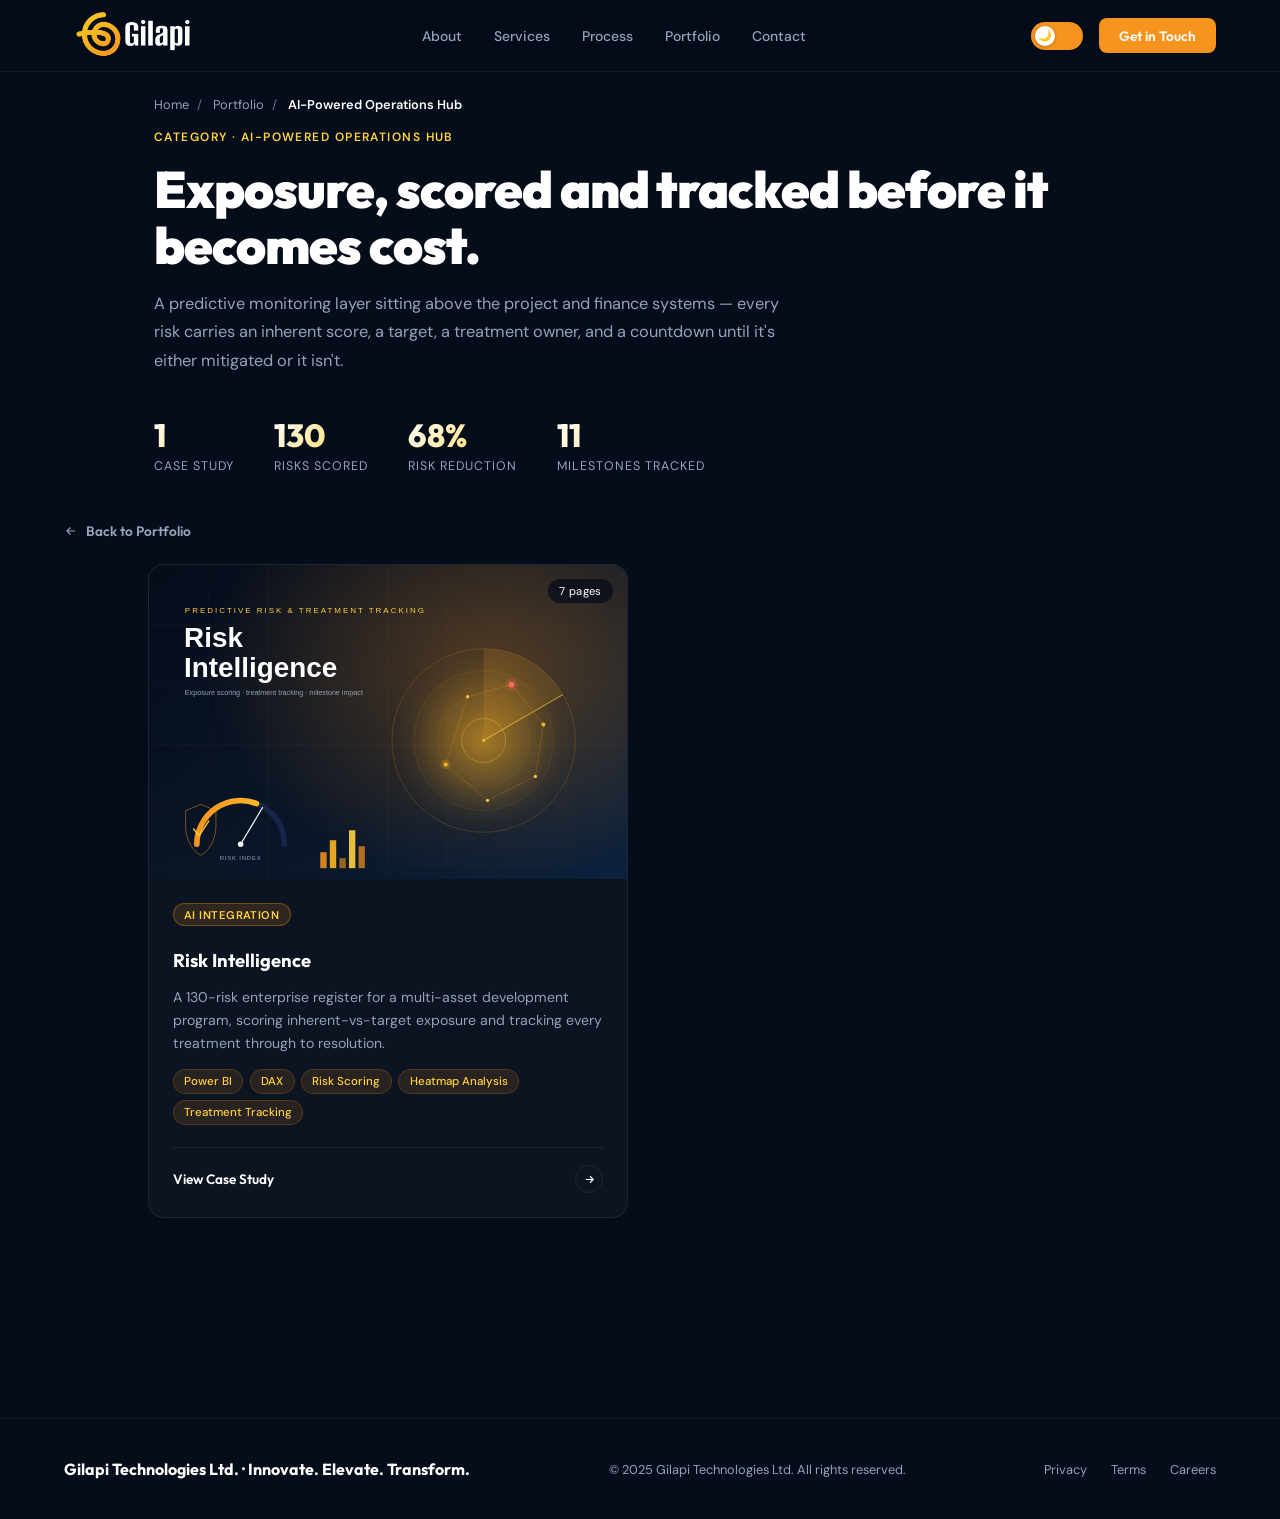
<file: portfolio/ai-powered-operations-hub/index.html>
<!DOCTYPE html>
<html lang="en" data-theme="dark">
<head>
<meta charset="UTF-8"/>
<meta name="viewport" content="width=device-width,initial-scale=1"/>
<title>AI-Powered Operations Hub | Portfolio | Gilapi Technologies</title>
<meta name="description" content="A predictive monitoring layer sitting above the project and finance systems — every risk carries an inherent score, a target, a treatment owner, and a"/>
<link rel="canonical" href="https://gilapi.com/portfolio/ai-powered-operations-hub/"/>
<meta property="og:type" content="website"/>
<meta property="og:title" content="AI-Powered Operations Hub | Portfolio | Gilapi Technologies"/>
<meta property="og:description" content="A predictive monitoring layer sitting above the project and finance systems — every risk carries an inherent score, a target, a treatment owner, and a"/>
<meta property="og:url" content="https://gilapi.com/portfolio/ai-powered-operations-hub/"/>
<meta property="og:image" content="https://gilapi.com/assets/img/thumbs/riskintel-cover.svg"/>
<meta name="twitter:card" content="summary_large_image"/>
<script type="application/ld+json">
{
  "@context": "https://schema.org",
  "@type": "CollectionPage",
  "name": "AI-Powered Operations Hub",
  "url": "https://gilapi.com/portfolio/ai-powered-operations-hub/",
  "isPartOf": {"@type":"CollectionPage","name":"Portfolio & Case Studies","url":"https://gilapi.com/index.html#portfolio"}
}
</script>
<link href="https://fonts.googleapis.com/css2?family=Outfit:wght@300;400;500;600;700;900&family=DM+Sans:opsz,wght@9..40,300;9..40,400;9..40,500&display=swap" rel="stylesheet"/>
<link rel="stylesheet" href="../../assets/css/site.css"/>
<link rel="stylesheet" href="../../assets/css/portfolio.css"/>
</head>
<body class="subpage">
<nav>
  <div class="nav-logo">
    <!--<svg viewBox="0 0 100 100" fill="none" xmlns="http://www.w3.org/2000/svg">
      <polygon points="50,5 95,30 95,70 50,95 5,70 5,30" stroke="#F7941D" stroke-width="6" fill="none"/>
      <polygon points="50,22 80,38 80,62 50,78 20,62 20,38" stroke="#FDB623" stroke-width="4" fill="none"/>
      <line x1="50" y1="5" x2="50" y2="22" stroke="#F7941D" stroke-width="4"/>
      <line x1="50" y1="78" x2="50" y2="95" stroke="#F7941D" stroke-width="4"/>
    </svg>-->
 <a href="../../index.html"><span id="blue-logo" class="nav-brand" style="display:none;">
  <img src="[data-uri]" alt="Gilapi Logo" height="50" style="width:auto;" />
</span></a>
<a href="../../index.html"><span id="white-logo" class="nav-brand">
  <img src="[data-uri]" alt="Gilapi Logo" height="50" style="width:auto;" />
</span></a>

  </div>
  <ul class="nav-links">
    <li><a href="../../index.html#about">About</a></li>
    <li><a href="../../index.html#services">Services</a></li>
    <li><a href="../../index.html#howwework">Process</a></li>
    <li><a href="../../portfolio/index.html">Portfolio</a></li>
    <li><a href="../../index.html#contact">Contact</a></li>
  </ul>
  <div class="nav-right">
    <button class="theme-toggle" onclick="toggleTheme()" aria-label="Toggle theme">
      <div class="toggle-track">
        <div class="toggle-knob" id="toggle-knob">
          <span id="toggle-emoji" style="font-size:11px">🌙</span>
        </div>
      </div>
    </button>
    <button class="nav-cta" onclick="location.href='../../index.html#contact'">Get in Touch</button>
    <button class="hamburger" id="hamburger" aria-label="Toggle menu" onclick="toggleMobileNav()">
      <span></span><span></span><span></span>
    </button>
  </div>
</nav>

<!-- Mobile Navigation Modal -->
<div class="mob-overlay" id="mob-overlay" onclick="handleOverlayClick(event)">
  <div class="mob-panel" id="mob-panel">
    <div class="mob-header">
      <span class="mob-header-title">Navigation</span>
      <button class="mob-close" onclick="closeMobileNav()">✕</button>
    </div>
    <div class="mob-links">
      <a href="../../index.html#about" onclick="closeMobileNav()"><span class="mob-icon">🏢</span>About</a>
      <a href="../../index.html#services" onclick="closeMobileNav()"><span class="mob-icon">⚙️</span>Services</a>
      <a href="../../index.html#howwework" onclick="closeMobileNav()"><span class="mob-icon">🔄</span>Process</a>
      <a href="../../portfolio/index.html" onclick="closeMobileNav()"><span class="mob-icon">📊</span>Portfolio</a>
      <a href="../../index.html#contact" onclick="closeMobileNav()"><span class="mob-icon">📩</span>Contact</a>
    </div>
    <div class="mob-footer">
      <button class="mob-cta-btn" onclick="closeMobileNav();location.href='../../index.html#contact'">Get in Touch →</button>
    </div>
  </div>
</div>


<div class="crumbs">
  <a href="../../index.html">Home</a><span class="sep">/</span>
  <a href="../../index.html#portfolio">Portfolio</a><span class="sep">/</span>
  <span class="current">AI-Powered Operations Hub</span>
</div>

<section class="cat-hero">
  <p class="section-eyebrow">Category · AI-Powered Operations Hub</p>
  <h1>Exposure, scored and tracked before it becomes cost.</h1>
  <p class="lede">A predictive monitoring layer sitting above the project and finance systems — every risk carries an inherent score, a target, a treatment owner, and a countdown until it's either mitigated or it isn't.</p>
  <div class="cat-hero-stats">
    <div class="stat"><div class="stat-num">1</div><div class="stat-label">Case study</div></div>
        <div class="stat"><div class="stat-num">130</div><div class="stat-label">Risks scored</div></div>
        <div class="stat"><div class="stat-num">68%</div><div class="stat-label">Risk reduction</div></div>
        <div class="stat"><div class="stat-num">11</div><div class="stat-label">Milestones tracked</div></div>
  </div>
</section>

<a class="back-link" href="../../index.html#portfolio"><svg viewBox="0 0 24 24" fill="none" stroke="currentColor" stroke-width="2"><path d="M19 12H5M11 18l-6-6 6-6"/></svg> Back to Portfolio</a>

<section style="padding-top:0;">
  <div class="project-grid">
    
      <article class="project-card fade-up">
        <div class="project-thumb">
          <img src="../../assets/img/thumbs/riskintel-cover.svg" alt="Risk Intelligence dashboard cover" loading="lazy" width="900" height="590">
          <span class="page-badge">7 pages</span>
        </div>
        <div class="project-body">
          <span class="portfolio-badge" style="align-self:flex-start;">AI Integration</span>
          <div class="project-title">Risk Intelligence</div>
          <div class="project-desc">A 130-risk enterprise register for a multi-asset development program, scoring inherent-vs-target exposure and tracking every treatment through to resolution.</div>
          <div class="project-tags">
            <span class="tag">Power BI</span>
            <span class="tag">DAX</span>
            <span class="tag">Risk Scoring</span>
            <span class="tag">Heatmap Analysis</span>
            <span class="tag">Treatment Tracking</span>
          </div>
          <a class="project-cta" href="../../portfolio/ai-powered-operations-hub/risk-intelligence.html">
            View Case Study
            <span class="arrow"><svg viewBox="0 0 24 24" fill="none" stroke="currentColor" stroke-width="2"><path d="M5 12h14M13 6l6 6-6 6"/></svg></span>
          </a>
        </div>
      </article>

  </div>
</section>
<footer>
  <div class="footer-brand">Gilapi Technologies Ltd. · Innovate. Elevate. Transform.</div>
  <div class="footer-copy">© 2025 Gilapi Technologies Ltd. All rights reserved.</div>
  <div class="footer-links">
    <a href="../../index.html#about">Privacy</a><a href="../../index.html#about">Terms</a><a href="../../index.html#about">Careers</a>
  </div>
</footer>

<script src="../../assets/js/common.js"></script>

</body>
</html>
</file>
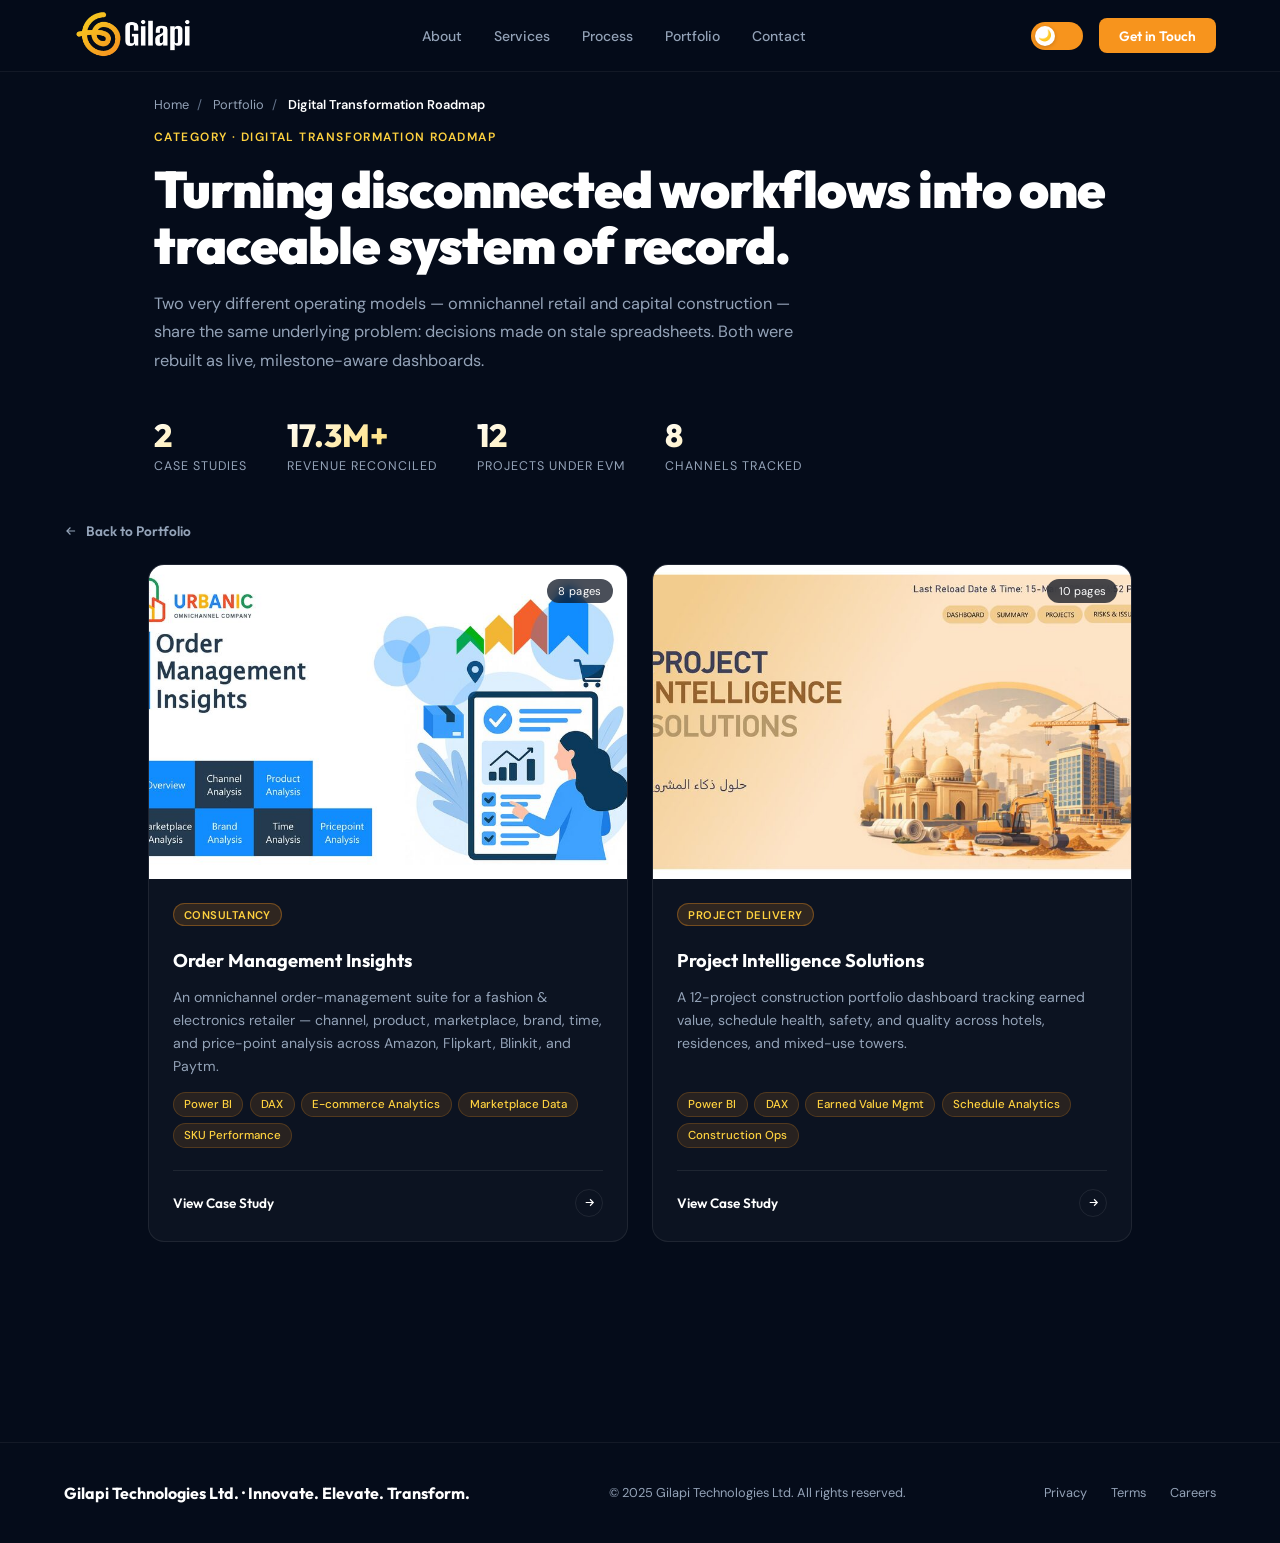
<file: portfolio/digital-transformation-roadmap/index.html>
<!DOCTYPE html>
<html lang="en" data-theme="dark">
<head>
<meta charset="UTF-8"/>
<meta name="viewport" content="width=device-width,initial-scale=1"/>
<title>Digital Transformation Roadmap | Portfolio | Gilapi Technologies</title>
<meta name="description" content="Two very different operating models — omnichannel retail and capital construction — share the same underlying problem: decisions made on stale spreads"/>
<link rel="canonical" href="https://gilapi.com/portfolio/digital-transformation-roadmap/"/>
<meta property="og:type" content="website"/>
<meta property="og:title" content="Digital Transformation Roadmap | Portfolio | Gilapi Technologies"/>
<meta property="og:description" content="Two very different operating models — omnichannel retail and capital construction — share the same underlying problem: decisions made on stale spreads"/>
<meta property="og:url" content="https://gilapi.com/portfolio/digital-transformation-roadmap/"/>
<meta property="og:image" content="https://gilapi.com/assets/img/thumbs/ordermgmt-card.jpg"/>
<meta name="twitter:card" content="summary_large_image"/>
<script type="application/ld+json">
{
  "@context": "https://schema.org",
  "@type": "CollectionPage",
  "name": "Digital Transformation Roadmap",
  "url": "https://gilapi.com/portfolio/digital-transformation-roadmap/",
  "isPartOf": {"@type":"CollectionPage","name":"Portfolio & Case Studies","url":"https://gilapi.com/index.html#portfolio"}
}
</script>
<link href="https://fonts.googleapis.com/css2?family=Outfit:wght@300;400;500;600;700;900&family=DM+Sans:opsz,wght@9..40,300;9..40,400;9..40,500&display=swap" rel="stylesheet"/>
<link rel="stylesheet" href="../../assets/css/site.css"/>
<link rel="stylesheet" href="../../assets/css/portfolio.css"/>
</head>
<body class="subpage">
<nav>
  <div class="nav-logo">
    <!--<svg viewBox="0 0 100 100" fill="none" xmlns="http://www.w3.org/2000/svg">
      <polygon points="50,5 95,30 95,70 50,95 5,70 5,30" stroke="#F7941D" stroke-width="6" fill="none"/>
      <polygon points="50,22 80,38 80,62 50,78 20,62 20,38" stroke="#FDB623" stroke-width="4" fill="none"/>
      <line x1="50" y1="5" x2="50" y2="22" stroke="#F7941D" stroke-width="4"/>
      <line x1="50" y1="78" x2="50" y2="95" stroke="#F7941D" stroke-width="4"/>
    </svg>-->
 <a href="../../index.html"><span id="blue-logo" class="nav-brand" style="display:none;">
  <img src="[data-uri]" alt="Gilapi Logo" height="50" style="width:auto;" />
</span></a>
<a href="../../index.html"><span id="white-logo" class="nav-brand">
  <img src="[data-uri]" alt="Gilapi Logo" height="50" style="width:auto;" />
</span></a>

  </div>
  <ul class="nav-links">
    <li><a href="../../index.html#about">About</a></li>
    <li><a href="../../index.html#services">Services</a></li>
    <li><a href="../../index.html#howwework">Process</a></li>
    <li><a href="../../portfolio/index.html">Portfolio</a></li>
    <li><a href="../../index.html#contact">Contact</a></li>
  </ul>
  <div class="nav-right">
    <button class="theme-toggle" onclick="toggleTheme()" aria-label="Toggle theme">
      <div class="toggle-track">
        <div class="toggle-knob" id="toggle-knob">
          <span id="toggle-emoji" style="font-size:11px">🌙</span>
        </div>
      </div>
    </button>
    <button class="nav-cta" onclick="location.href='../../index.html#contact'">Get in Touch</button>
    <button class="hamburger" id="hamburger" aria-label="Toggle menu" onclick="toggleMobileNav()">
      <span></span><span></span><span></span>
    </button>
  </div>
</nav>

<!-- Mobile Navigation Modal -->
<div class="mob-overlay" id="mob-overlay" onclick="handleOverlayClick(event)">
  <div class="mob-panel" id="mob-panel">
    <div class="mob-header">
      <span class="mob-header-title">Navigation</span>
      <button class="mob-close" onclick="closeMobileNav()">✕</button>
    </div>
    <div class="mob-links">
      <a href="../../index.html#about" onclick="closeMobileNav()"><span class="mob-icon">🏢</span>About</a>
      <a href="../../index.html#services" onclick="closeMobileNav()"><span class="mob-icon">⚙️</span>Services</a>
      <a href="../../index.html#howwework" onclick="closeMobileNav()"><span class="mob-icon">🔄</span>Process</a>
      <a href="../../portfolio/index.html" onclick="closeMobileNav()"><span class="mob-icon">📊</span>Portfolio</a>
      <a href="../../index.html#contact" onclick="closeMobileNav()"><span class="mob-icon">📩</span>Contact</a>
    </div>
    <div class="mob-footer">
      <button class="mob-cta-btn" onclick="closeMobileNav();location.href='../../index.html#contact'">Get in Touch →</button>
    </div>
  </div>
</div>


<div class="crumbs">
  <a href="../../index.html">Home</a><span class="sep">/</span>
  <a href="../../index.html#portfolio">Portfolio</a><span class="sep">/</span>
  <span class="current">Digital Transformation Roadmap</span>
</div>

<section class="cat-hero">
  <p class="section-eyebrow">Category · Digital Transformation Roadmap</p>
  <h1>Turning disconnected workflows into one traceable system of record.</h1>
  <p class="lede">Two very different operating models — omnichannel retail and capital construction — share the same underlying problem: decisions made on stale spreadsheets. Both were rebuilt as live, milestone-aware dashboards.</p>
  <div class="cat-hero-stats">
    <div class="stat"><div class="stat-num">2</div><div class="stat-label">Case studies</div></div>
        <div class="stat"><div class="stat-num">17.3M+</div><div class="stat-label">Revenue reconciled</div></div>
        <div class="stat"><div class="stat-num">12</div><div class="stat-label">Projects under EVM</div></div>
        <div class="stat"><div class="stat-num">8</div><div class="stat-label">Channels tracked</div></div>
  </div>
</section>

<a class="back-link" href="../../index.html#portfolio"><svg viewBox="0 0 24 24" fill="none" stroke="currentColor" stroke-width="2"><path d="M19 12H5M11 18l-6-6 6-6"/></svg> Back to Portfolio</a>

<section style="padding-top:0;">
  <div class="project-grid">
    
      <article class="project-card fade-up">
        <div class="project-thumb">
          <img src="../../assets/img/thumbs/ordermgmt-card.jpg" alt="Order Management Insights dashboard cover" loading="lazy" width="900" height="590">
          <span class="page-badge">8 pages</span>
        </div>
        <div class="project-body">
          <span class="portfolio-badge" style="align-self:flex-start;">Consultancy</span>
          <div class="project-title">Order Management Insights</div>
          <div class="project-desc">An omnichannel order-management suite for a fashion & electronics retailer — channel, product, marketplace, brand, time, and price-point analysis across Amazon, Flipkart, Blinkit, and Paytm.</div>
          <div class="project-tags">
            <span class="tag">Power BI</span>
            <span class="tag">DAX</span>
            <span class="tag">E-commerce Analytics</span>
            <span class="tag">Marketplace Data</span>
            <span class="tag">SKU Performance</span>
          </div>
          <a class="project-cta" href="../../portfolio/digital-transformation-roadmap/order-management-insights.html">
            View Case Study
            <span class="arrow"><svg viewBox="0 0 24 24" fill="none" stroke="currentColor" stroke-width="2"><path d="M5 12h14M13 6l6 6-6 6"/></svg></span>
          </a>
        </div>
      </article>

      <article class="project-card fade-up">
        <div class="project-thumb">
          <img src="../../assets/img/thumbs/projintel-card.jpg" alt="Project Intelligence Solutions dashboard cover" loading="lazy" width="900" height="590">
          <span class="page-badge">10 pages</span>
        </div>
        <div class="project-body">
          <span class="portfolio-badge" style="align-self:flex-start;">Project Delivery</span>
          <div class="project-title">Project Intelligence Solutions</div>
          <div class="project-desc">A 12-project construction portfolio dashboard tracking earned value, schedule health, safety, and quality across hotels, residences, and mixed-use towers.</div>
          <div class="project-tags">
            <span class="tag">Power BI</span>
            <span class="tag">DAX</span>
            <span class="tag">Earned Value Mgmt</span>
            <span class="tag">Schedule Analytics</span>
            <span class="tag">Construction Ops</span>
          </div>
          <a class="project-cta" href="../../portfolio/digital-transformation-roadmap/project-intelligence-solutions.html">
            View Case Study
            <span class="arrow"><svg viewBox="0 0 24 24" fill="none" stroke="currentColor" stroke-width="2"><path d="M5 12h14M13 6l6 6-6 6"/></svg></span>
          </a>
        </div>
      </article>

  </div>
</section>
<footer>
  <div class="footer-brand">Gilapi Technologies Ltd. · Innovate. Elevate. Transform.</div>
  <div class="footer-copy">© 2025 Gilapi Technologies Ltd. All rights reserved.</div>
  <div class="footer-links">
    <a href="../../index.html#about">Privacy</a><a href="../../index.html#about">Terms</a><a href="../../index.html#about">Careers</a>
  </div>
</footer>

<script src="../../assets/js/common.js"></script>

</body>
</html>
</file>
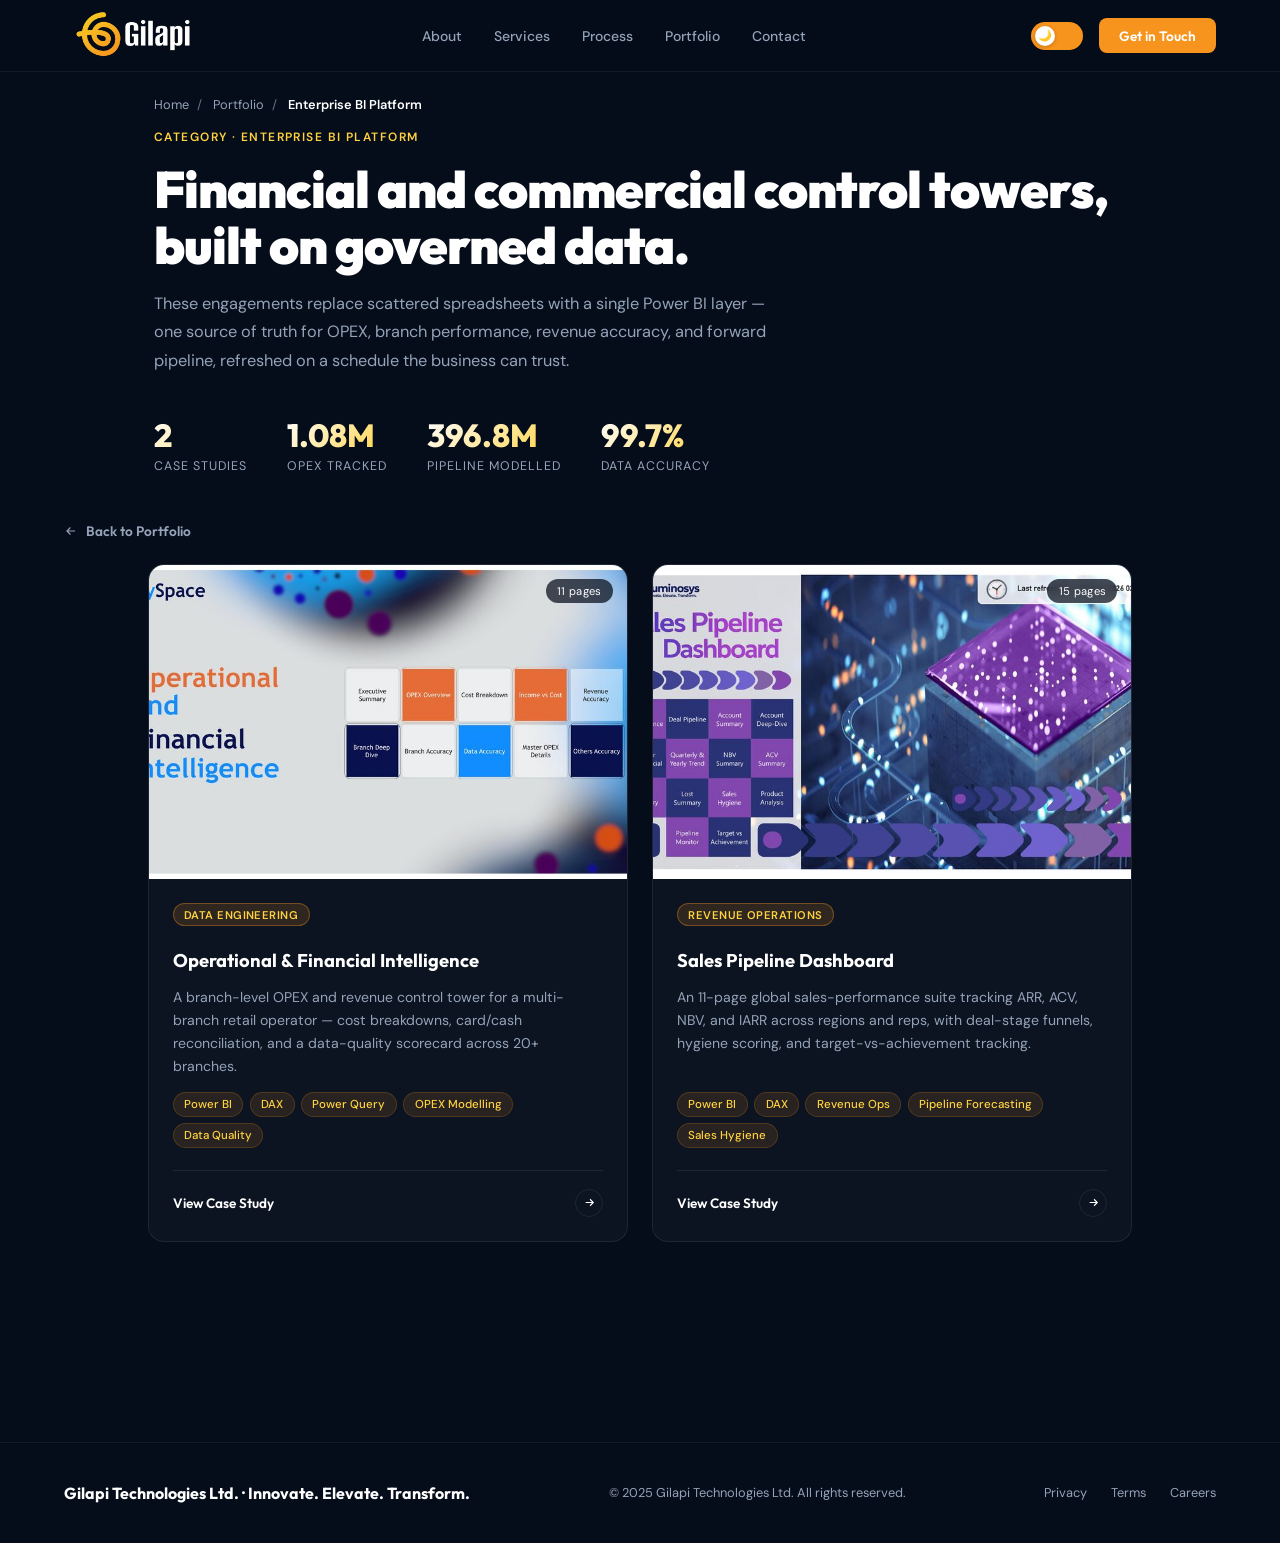
<file: portfolio/enterprise-bi-platform/index.html>
<!DOCTYPE html>
<html lang="en" data-theme="dark">
<head>
<meta charset="UTF-8"/>
<meta name="viewport" content="width=device-width,initial-scale=1"/>
<title>Enterprise BI Platform | Portfolio | Gilapi Technologies</title>
<meta name="description" content="These engagements replace scattered spreadsheets with a single Power BI layer — one source of truth for OPEX, branch performance, revenue accuracy, an"/>
<link rel="canonical" href="https://gilapi.com/portfolio/enterprise-bi-platform/"/>
<meta property="og:type" content="website"/>
<meta property="og:title" content="Enterprise BI Platform | Portfolio | Gilapi Technologies"/>
<meta property="og:description" content="These engagements replace scattered spreadsheets with a single Power BI layer — one source of truth for OPEX, branch performance, revenue accuracy, an"/>
<meta property="og:url" content="https://gilapi.com/portfolio/enterprise-bi-platform/"/>
<meta property="og:image" content="https://gilapi.com../../assets/img/thumbs/opfin-card.jpg"/>
<meta name="twitter:card" content="summary_large_image"/>
<script type="application/ld+json">
{
  "@context": "https://schema.org",
  "@type": "CollectionPage",
  "name": "Enterprise BI Platform",
  "url": "https://gilapi.com/portfolio/enterprise-bi-platform/",
  "isPartOf": {"@type":"CollectionPage","name":"Portfolio & Case Studies","url":"https://gilapi.com/index.html#portfolio"}
}
</script>
<link href="https://fonts.googleapis.com/css2?family=Outfit:wght@300;400;500;600;700;900&family=DM+Sans:opsz,wght@9..40,300;9..40,400;9..40,500&display=swap" rel="stylesheet"/>
<link rel="stylesheet" href="../../assets/css/site.css"/>
<link rel="stylesheet" href="../../assets/css/portfolio.css"/>
</head>
<body class="subpage">
<nav>
  <div class="nav-logo">
    <!--<svg viewBox="0 0 100 100" fill="none" xmlns="http://www.w3.org/2000/svg">
      <polygon points="50,5 95,30 95,70 50,95 5,70 5,30" stroke="#F7941D" stroke-width="6" fill="none"/>
      <polygon points="50,22 80,38 80,62 50,78 20,62 20,38" stroke="#FDB623" stroke-width="4" fill="none"/>
      <line x1="50" y1="5" x2="50" y2="22" stroke="#F7941D" stroke-width="4"/>
      <line x1="50" y1="78" x2="50" y2="95" stroke="#F7941D" stroke-width="4"/>
    </svg>-->
 <a href="../../index.html"><span id="blue-logo" class="nav-brand" style="display:none;">
  <img src="[data-uri]" alt="Gilapi Logo" height="50" style="width:auto;" />
</span></a>
<a href="../../index.html"><span id="white-logo" class="nav-brand">
  <img src="[data-uri]" alt="Gilapi Logo" height="50" style="width:auto;" />
</span></a>

  </div>
  <ul class="nav-links">
    <li><a href="../../index.html#about">About</a></li>
    <li><a href="../../index.html#services">Services</a></li>
    <li><a href="../../index.html#howwework">Process</a></li>
    <li><a href="../../portfolio/index.html">Portfolio</a></li>
    <li><a href="../../index.html#contact">Contact</a></li>
  </ul>
  <div class="nav-right">
    <button class="theme-toggle" onclick="toggleTheme()" aria-label="Toggle theme">
      <div class="toggle-track">
        <div class="toggle-knob" id="toggle-knob">
          <span id="toggle-emoji" style="font-size:11px">🌙</span>
        </div>
      </div>
    </button>
    <button class="nav-cta" onclick="location.href='../../index.html#contact'">Get in Touch</button>
    <button class="hamburger" id="hamburger" aria-label="Toggle menu" onclick="toggleMobileNav()">
      <span></span><span></span><span></span>
    </button>
  </div>
</nav>

<!-- Mobile Navigation Modal -->
<div class="mob-overlay" id="mob-overlay" onclick="handleOverlayClick(event)">
  <div class="mob-panel" id="mob-panel">
    <div class="mob-header">
      <span class="mob-header-title">Navigation</span>
      <button class="mob-close" onclick="closeMobileNav()">✕</button>
    </div>
    <div class="mob-links">
      <a href="../../index.html#about" onclick="closeMobileNav()"><span class="mob-icon">🏢</span>About</a>
      <a href="../../index.html#services" onclick="closeMobileNav()"><span class="mob-icon">⚙️</span>Services</a>
      <a href="../../index.html#howwework" onclick="closeMobileNav()"><span class="mob-icon">🔄</span>Process</a>
      <a href="../../portfolio/index.html" onclick="closeMobileNav()"><span class="mob-icon">📊</span>Portfolio</a>
      <a href="../../index.html#contact" onclick="closeMobileNav()"><span class="mob-icon">📩</span>Contact</a>
    </div>
    <div class="mob-footer">
      <button class="mob-cta-btn" onclick="closeMobileNav();location.href='../../index.html#contact'">Get in Touch →</button>
    </div>
  </div>
</div>


<div class="crumbs">
  <a href="../../index.html">Home</a><span class="sep">/</span>
  <a href="../../index.html#portfolio">Portfolio</a><span class="sep">/</span>
  <span class="current">Enterprise BI Platform</span>
</div>

<section class="cat-hero">
  <p class="section-eyebrow">Category · Enterprise BI Platform</p>
  <h1>Financial and commercial control towers, built on governed data.</h1>
  <p class="lede">These engagements replace scattered spreadsheets with a single Power BI layer — one source of truth for OPEX, branch performance, revenue accuracy, and forward pipeline, refreshed on a schedule the business can trust.</p>
  <div class="cat-hero-stats">
    <div class="stat"><div class="stat-num">2</div><div class="stat-label">Case studies</div></div>
        <div class="stat"><div class="stat-num">1.08M</div><div class="stat-label">OPEX tracked</div></div>
        <div class="stat"><div class="stat-num">396.8M</div><div class="stat-label">Pipeline modelled</div></div>
        <div class="stat"><div class="stat-num">99.7%</div><div class="stat-label">Data accuracy</div></div>
  </div>
</section>

<a class="back-link" href="/index.html#portfolio"><svg viewBox="0 0 24 24" fill="none" stroke="currentColor" stroke-width="2"><path d="M19 12H5M11 18l-6-6 6-6"/></svg> Back to Portfolio</a>

<section style="padding-top:0;">
  <div class="project-grid">
    
      <article class="project-card fade-up">
        <div class="project-thumb">
          <img src="../../assets/img/thumbs/opfin-card.jpg" alt="Operational & Financial Intelligence dashboard cover" loading="lazy" width="900" height="590">
          <span class="page-badge">11 pages</span>
        </div>
        <div class="project-body">
          <span class="portfolio-badge" style="align-self:flex-start;">Data Engineering</span>
          <div class="project-title">Operational & Financial Intelligence</div>
          <div class="project-desc">A branch-level OPEX and revenue control tower for a multi-branch retail operator — cost breakdowns, card/cash reconciliation, and a data-quality scorecard across 20+ branches.</div>
          <div class="project-tags">
            <span class="tag">Power BI</span>
            <span class="tag">DAX</span>
            <span class="tag">Power Query</span>
            <span class="tag">OPEX Modelling</span>
            <span class="tag">Data Quality</span>
          </div>
          <a class="project-cta" href="../../portfolio/enterprise-bi-platform/operational-financial-intelligence.html">
            View Case Study
            <span class="arrow"><svg viewBox="0 0 24 24" fill="none" stroke="currentColor" stroke-width="2"><path d="M5 12h14M13 6l6 6-6 6"/></svg></span>
          </a>
        </div>
      </article>

      <article class="project-card fade-up">
        <div class="project-thumb">
          <img src="../../assets/img/thumbs/salespipe-card.jpg" alt="Sales Pipeline Dashboard dashboard cover" loading="lazy" width="900" height="590">
          <span class="page-badge">15 pages</span>
        </div>
        <div class="project-body">
          <span class="portfolio-badge" style="align-self:flex-start;">Revenue Operations</span>
          <div class="project-title">Sales Pipeline Dashboard</div>
          <div class="project-desc">An 11-page global sales-performance suite tracking ARR, ACV, NBV, and IARR across regions and reps, with deal-stage funnels, hygiene scoring, and target-vs-achievement tracking.</div>
          <div class="project-tags">
            <span class="tag">Power BI</span>
            <span class="tag">DAX</span>
            <span class="tag">Revenue Ops</span>
            <span class="tag">Pipeline Forecasting</span>
            <span class="tag">Sales Hygiene</span>
          </div>
          <a class="project-cta" href="../../portfolio/enterprise-bi-platform/sales-pipeline-dashboard.html">
            View Case Study
            <span class="arrow"><svg viewBox="0 0 24 24" fill="none" stroke="currentColor" stroke-width="2"><path d="M5 12h14M13 6l6 6-6 6"/></svg></span>
          </a>
        </div>
      </article>

  </div>
</section>
<footer>
  <div class="footer-brand">Gilapi Technologies Ltd. · Innovate. Elevate. Transform.</div>
  <div class="footer-copy">© 2025 Gilapi Technologies Ltd. All rights reserved.</div>
  <div class="footer-links">
    <a href="../../index.html#about">Privacy</a><a href="../../index.html#about">Terms</a><a href="../../index.html#about">Careers</a>
  </div>
</footer>

<script src="../../assets/js/common.js"></script>

</body>
</html>
</file>
<file: assets/css/site.css>
*{margin:0;padding:0;box-sizing:border-box;}

[data-theme="dark"]{
  --bg-page:#050c1a;--bg-alt:#0a1628;--bg-card:rgba(255,255,255,0.03);
  --border:rgba(255,255,255,0.08);--border-accent:rgba(247,148,29,0.4);
  --text-primary:#ffffff;--text-muted:#94a3b8;--text-faint:#64748b;
  --blue:#F7941D;--blue2:#FDB623;--accent:#FFD23F;--light:#fff4e0;
  --nav-bg:rgba(5,12,26,0.88);--nav-border:rgba(255,255,255,0.06);
  --tag-bg:rgba(247,148,29,0.12);--tag-border:rgba(247,148,29,0.2);
  --chip-bg:rgba(247,148,29,0.15);--chip-border:rgba(247,148,29,0.35);
  --card-hover-bg:rgba(247,148,29,0.06);--card-hover-border:rgba(247,148,29,0.4);
  --vision-bg:linear-gradient(135deg,rgba(247,148,29,0.15),rgba(255,210,63,0.08));
  --vision-border:rgba(247,148,29,0.3);--mission-bg:rgba(0,0,0,0.25);
  --ai-bg:linear-gradient(135deg,rgba(247,148,29,0.12),rgba(255,210,63,0.06));
  --ai-section-border:rgba(247,148,29,0.2);--ai-node-bg:rgba(255,255,255,0.04);
  --ai-node-border:rgba(255,255,255,0.1);--form-bg:rgba(255,255,255,0.05);
  --form-border:rgba(255,255,255,0.1);--input-bg:rgba(255,255,255,0.05);
  --input-border:rgba(255,255,255,0.1);--input-focus-bg:rgba(247,148,29,0.06);
  --metric-bg:rgba(247,148,29,0.1);--metric-border:rgba(247,148,29,0.2);
  --bar-track:rgba(255,255,255,0.05);--portfolio-thumb1:linear-gradient(135deg,#0f172a,#1e3a8a);
  --portfolio-thumb2:linear-gradient(135deg,#0c2340,#0e7490);
  --portfolio-thumb3:linear-gradient(135deg,#14083d,#4338ca);
  --value-chip-bg:rgba(247,148,29,0.1);--value-chip-border:rgba(247,148,29,0.25);
  --value-chip-color:#fff4e0;--orb1-color:rgba(247,148,29,0.35);
  --orb2-color:rgba(255,210,63,0.2);--orb3-color:rgba(99,102,241,0.25);
  --section-eyebrow-color:#FFD23F;--hero-grid-color:rgba(247,148,29,0.08);
  --toggle-bg:#F7941D;--toggle-knob:#fff;--toggle-icon-l:🌙;--toggle-icon-r:☀️;
  --footer-border:rgba(255,255,255,0.06);
}

[data-theme="light"]{
  --bg-page:#f0f4ff;--bg-alt:#ffffff;--bg-card:rgba(255,255,255,0.8);
  --border:rgba(0,0,0,0.08);--border-accent:rgba(247,148,29,0.3);
  --text-primary:#0d1b3e;--text-muted:#4a5568;--text-faint:#718096;
  --blue:#F7941D;--blue2:#FDB623;--accent:#B65C1A;--light:#7a3d0a;
  --nav-bg:rgba(240,244,255,0.92);--nav-border:rgba(247,148,29,0.15);
  --tag-bg:rgba(247,148,29,0.08);--tag-border:rgba(247,148,29,0.18);
  --chip-bg:rgba(247,148,29,0.1);--chip-border:rgba(247,148,29,0.25);
  --card-hover-bg:rgba(247,148,29,0.04);--card-hover-border:rgba(247,148,29,0.35);
  --vision-bg:linear-gradient(135deg,rgba(247,148,29,0.08),rgba(182,92,26,0.05));
  --vision-border:rgba(247,148,29,0.2);--mission-bg:rgba(247,148,29,0.05);
  --ai-bg:linear-gradient(135deg,rgba(247,148,29,0.07),rgba(182,92,26,0.04));
  --ai-section-border:rgba(247,148,29,0.15);--ai-node-bg:rgba(255,255,255,0.7);
  --ai-node-border:rgba(247,148,29,0.15);--form-bg:rgba(255,255,255,0.9);
  --form-border:rgba(247,148,29,0.15);--input-bg:#ffffff;
  --input-border:rgba(0,0,0,0.12);--input-focus-bg:rgba(247,148,29,0.04);
  --metric-bg:rgba(247,148,29,0.07);--metric-border:rgba(247,148,29,0.15);
  --bar-track:rgba(0,0,0,0.07);--portfolio-thumb1:linear-gradient(135deg,#dce7ff,#b8cfff);
  --portfolio-thumb2:linear-gradient(135deg,#d0eeff,#a8d8f0);
  --portfolio-thumb3:linear-gradient(135deg,#e4d8ff,#c4b0f5);
  --value-chip-bg:rgba(247,148,29,0.07);--value-chip-border:rgba(247,148,29,0.18);
  --value-chip-color:#7a3d0a;--orb1-color:rgba(247,148,29,0.12);
  --orb2-color:rgba(182,92,26,0.1);--orb3-color:rgba(99,102,241,0.1);
  --section-eyebrow-color:#F7941D;--hero-grid-color:rgba(247,148,29,0.06);
  --toggle-bg:#e2e8f0;--toggle-knob:#F7941D;
  --footer-border:rgba(247,148,29,0.12);
}

html{scroll-behavior:smooth;}
body{background:var(--bg-page);color:var(--text-primary);font-family:'DM Sans',sans-serif;overflow-x:hidden;transition:background .4s,color .4s;}

nav{position:fixed;top:0;left:0;right:0;z-index:100;padding:0 5%;display:flex;align-items:center;justify-content:space-between;height:72px;background:var(--nav-bg);backdrop-filter:blur(16px);border-bottom:1px solid var(--nav-border);transition:background .4s,border-color .4s;}
.nav-logo{display:flex;align-items:center;gap:10px;}
.nav-logo svg{width:32px;height:32px;}
.nav-brand{font-family:'Outfit',sans-serif;font-weight:700;font-size:1.15rem;color:var(--text-primary);letter-spacing:-.01em;transition:color .4s;}
.nav-links{display:flex;gap:2rem;list-style:none;}
.nav-links a{color:var(--text-muted);text-decoration:none;font-size:.875rem;font-weight:500;transition:color .2s;}
.nav-links a:hover{color:var(--text-primary);}
.nav-right{display:flex;align-items:center;gap:1rem;}

/* TOGGLE */
.theme-toggle{display:flex;align-items:center;gap:.5rem;cursor:pointer;background:none;border:none;padding:0;}
.toggle-label{font-size:.75rem;font-weight:600;color:var(--text-muted);letter-spacing:.04em;text-transform:uppercase;transition:color .3s;user-select:none;}
.toggle-track{width:52px;height:28px;border-radius:100px;background:var(--toggle-bg);position:relative;transition:background .4s;flex-shrink:0;border:1.5px solid var(--border-accent);}
.toggle-knob{position:absolute;top:3px;left:3px;width:20px;height:20px;border-radius:50%;background:var(--toggle-knob);transition:transform .35s cubic-bezier(.4,0,.2,1),background .4s;display:flex;align-items:center;justify-content:center;font-size:11px;box-shadow:0 1px 4px rgba(0,0,0,0.2);}
[data-theme="light"] .toggle-knob{transform:translateX(24px);}

.nav-cta{background:var(--blue);color:#fff;border:none;padding:.55rem 1.25rem;border-radius:8px;font-family:'Outfit',sans-serif;font-weight:600;font-size:.85rem;cursor:pointer;transition:background .2s,transform .15s;}
.nav-cta:hover{background:var(--blue2);transform:translateY(-1px);}

#hero{min-height:100vh;display:flex;flex-direction:column;align-items:center;justify-content:center;text-align:center;padding:120px 5% 80px;position:relative;overflow:hidden;}
.hero-grid{position:absolute;inset:0;background-image:linear-gradient(var(--hero-grid-color) 1px,transparent 1px),linear-gradient(90deg,var(--hero-grid-color) 1px,transparent 1px);background-size:60px 60px;mask-image:radial-gradient(ellipse 80% 70% at 50% 40%,#000 40%,transparent 100%);transition:background-image .4s;}
.hero-orb{position:absolute;border-radius:50%;filter:blur(80px);pointer-events:none;}
.orb1{width:500px;height:500px;background:radial-gradient(circle,var(--orb1-color),transparent 70%);top:-100px;left:-100px;animation:drift1 12s ease-in-out infinite alternate;}
.orb2{width:400px;height:400px;background:radial-gradient(circle,var(--orb2-color),transparent 70%);bottom:-50px;right:-50px;animation:drift2 10s ease-in-out infinite alternate;}
.orb3{width:300px;height:300px;background:radial-gradient(circle,var(--orb3-color),transparent 70%);top:40%;left:60%;animation:drift3 14s ease-in-out infinite alternate;}
@keyframes drift1{to{transform:translate(60px,40px);}}
@keyframes drift2{to{transform:translate(-40px,-60px);}}
@keyframes drift3{to{transform:translate(-50px,30px);}}
.hero-badge{display:inline-flex;align-items:center;gap:.5rem;background:var(--chip-bg);border:1px solid var(--chip-border);padding:.35rem 1rem;border-radius:100px;font-size:.78rem;font-weight:500;color:var(--section-eyebrow-color);margin-bottom:1.5rem;position:relative;z-index:1;letter-spacing:.05em;text-transform:uppercase;transition:background .4s,border-color .4s,color .4s;}
.badge-dot{width:6px;height:6px;background:var(--accent);border-radius:50%;animation:pulse 2s ease-in-out infinite;transition:background .4s;}
@keyframes pulse{0%,100%{opacity:1;transform:scale(1);}50%{opacity:.5;transform:scale(.8);}}
.hero-title{font-family:'Outfit',sans-serif;font-weight:900;font-size:clamp(2.8rem,7vw,5.5rem);line-height:1.05;letter-spacing:-.03em;position:relative;z-index:1;margin-bottom:1.5rem;color:var(--text-primary);transition:color .4s;}
.hero-title span{background:linear-gradient(135deg,var(--blue2),var(--accent));-webkit-background-clip:text;-webkit-text-fill-color:transparent;background-clip:text;}
.hero-sub{max-width:640px;margin:0 auto 2.5rem;color:var(--text-muted);font-size:1.05rem;line-height:1.75;position:relative;z-index:1;transition:color .4s;}
.hero-btns{display:flex;gap:1rem;justify-content:center;flex-wrap:wrap;position:relative;z-index:1;}
.btn-primary{background:linear-gradient(135deg,var(--blue),var(--blue2));color:#fff;padding:.85rem 2rem;border-radius:10px;font-family:'Outfit',sans-serif;font-weight:700;font-size:.95rem;border:none;cursor:pointer;transition:transform .2s,box-shadow .2s;box-shadow:0 4px 24px rgba(247,148,29,0.3);}
.btn-primary:hover{transform:translateY(-2px);box-shadow:0 8px 32px rgba(247,148,29,0.5);}
.btn-ghost{background:transparent;color:var(--text-primary);padding:.85rem 2rem;border-radius:10px;font-family:'Outfit',sans-serif;font-weight:600;font-size:.95rem;border:1px solid var(--border);cursor:pointer;transition:border-color .2s,background .2s,color .4s;}
.btn-ghost:hover{border-color:var(--border-accent);background:var(--chip-bg);}
.hero-stats{display:flex;gap:3rem;justify-content:center;margin-top:4rem;position:relative;z-index:1;flex-wrap:wrap;}
.stat{text-align:center;}
.stat-num{font-family:'Outfit',sans-serif;font-weight:800;font-size:2rem;background:linear-gradient(135deg,var(--text-primary),var(--accent));-webkit-background-clip:text;-webkit-text-fill-color:transparent;background-clip:text;}
.stat-label{font-size:.78rem;color:var(--text-muted);text-transform:uppercase;letter-spacing:.08em;margin-top:.2rem;transition:color .4s;}
.scroll-hint{position:absolute;bottom:32px;left:50%;transform:translateX(-50%);display:flex;flex-direction:column;align-items:center;gap:6px;opacity:.4;}
.scroll-hint span{font-size:.7rem;letter-spacing:.1em;text-transform:uppercase;color:var(--text-muted);}
.scroll-arrow{width:20px;height:20px;border-right:2px solid var(--text-muted);border-bottom:2px solid var(--text-muted);transform:rotate(45deg);animation:bounce 2s ease-in-out infinite;}
@keyframes bounce{0%,100%{transform:rotate(45deg) translateY(0);}50%{transform:rotate(45deg) translateY(4px);}}

/* ── Parallax layers ── */
.hero-orb{will-change:transform;transition:none;}
.parallax-float{will-change:transform;}
#hero{overflow:hidden;}
.parallax-section-bg{position:absolute;inset:0;pointer-events:none;overflow:hidden;z-index:0;}
.parallax-blob{position:absolute;border-radius:50%;filter:blur(80px);opacity:.12;will-change:transform;}
#about{position:relative;overflow:hidden;}
#services{position:relative;overflow:hidden;}
#howwework{position:relative;overflow:hidden;}
#ai-banner{position:relative;overflow:hidden;}
#infographic{position:relative;overflow:hidden;}

/* floating particles */
.plx-particle{position:absolute;border-radius:50%;pointer-events:none;will-change:transform;opacity:0;animation:plx-fade-in .6s ease forwards;}
@keyframes plx-fade-in{to{opacity:.55;}}

/* section reveal with subtle rise */
.plx-reveal{opacity:0;transform:translateY(40px);transition:opacity .7s cubic-bezier(.22,1,.36,1),transform .7s cubic-bezier(.22,1,.36,1);}
.plx-reveal.visible{opacity:1;transform:translateY(0);}

section{padding:100px 5%;transition:background .4s;}
.section-eyebrow{font-size:.75rem;font-weight:600;text-transform:uppercase;letter-spacing:.12em;color:var(--section-eyebrow-color);margin-bottom:.75rem;transition:color .4s;}
.section-title{font-family:'Outfit',sans-serif;font-weight:800;font-size:clamp(1.8rem,4vw,2.8rem);letter-spacing:-.02em;line-height:1.15;color:var(--text-primary);transition:color .4s;}
.section-title span{background:linear-gradient(135deg,var(--blue2),var(--accent));-webkit-background-clip:text;-webkit-text-fill-color:transparent;background-clip:text;}

#about{background:var(--bg-alt);}
.about-inner{max-width:1100px;margin:0 auto;display:grid;grid-template-columns:1fr 1fr;gap:5rem;align-items:center;}
.about-text .section-title{margin-bottom:1.25rem;}
.about-text p{color:var(--text-muted);line-height:1.8;margin-bottom:1.5rem;font-size:1rem;transition:color .4s;}
.values-grid{display:grid;grid-template-columns:1fr 1fr;gap:.75rem;margin-top:2rem;}
.value-chip{background:var(--value-chip-bg);border:1px solid var(--value-chip-border);border-radius:8px;padding:.6rem 1rem;font-size:.85rem;font-weight:500;color:var(--value-chip-color);display:flex;align-items:center;gap:.5rem;transition:background .4s,border-color .4s,color .4s;}
.value-chip::before{content:'';width:6px;height:6px;background:var(--accent);border-radius:50%;flex-shrink:0;transition:background .4s;}
.vision-card{background:var(--vision-bg);border:1px solid var(--vision-border);border-radius:20px;padding:2.5rem;position:relative;overflow:hidden;transition:border-color .4s;}
.vision-card::before{content:'';position:absolute;top:-60px;right:-60px;width:200px;height:200px;background:radial-gradient(circle,var(--chip-bg),transparent 70%);border-radius:50%;}
.vision-label{font-size:.72rem;text-transform:uppercase;letter-spacing:.1em;color:var(--section-eyebrow-color);margin-bottom:.75rem;font-weight:600;transition:color .4s;}
.vision-text{font-family:'Outfit',sans-serif;font-weight:700;font-size:1.25rem;color:var(--text-primary);line-height:1.4;margin-bottom:1.5rem;transition:color .4s;}
.mission-strip{margin-top:1.5rem;padding:1.25rem;background:var(--mission-bg);border-radius:12px;border-left:3px solid var(--blue);transition:background .4s;}
.mission-strip p{font-size:.9rem;color:var(--text-muted);line-height:1.65;transition:color .4s;}

#services{background:var(--bg-page);}
.services-header{text-align:center;max-width:600px;margin:0 auto 3.5rem;}
.services-header p{color:var(--text-muted);margin-top:1rem;line-height:1.7;transition:color .4s;}
.services-grid{display:grid;grid-template-columns:repeat(3,1fr);gap:1.5rem;max-width:1100px;margin:0 auto;}
.service-card{background:var(--bg-card);border:1px solid var(--border);border-radius:16px;padding:2rem;transition:transform .3s,border-color .3s,background .3s;position:relative;overflow:hidden;}
.service-card::before{content:'';position:absolute;top:0;left:0;right:0;height:2px;background:linear-gradient(90deg,transparent,var(--blue),transparent);opacity:0;transition:opacity .3s;}
.service-card:hover{transform:translateY(-6px);border-color:var(--card-hover-border);background:var(--card-hover-bg);}
.service-card:hover::before{opacity:1;}
.service-icon{width:48px;height:48px;background:var(--chip-bg);border-radius:12px;display:flex;align-items:center;justify-content:center;margin-bottom:1.25rem;font-size:1.4rem;transition:background .4s;}
.service-title{font-family:'Outfit',sans-serif;font-weight:700;font-size:1.1rem;margin-bottom:.75rem;color:var(--text-primary);transition:color .4s;}
.service-desc{color:var(--text-muted);font-size:.9rem;line-height:1.7;margin-bottom:1.25rem;transition:color .4s;}
.service-tags{display:flex;flex-wrap:wrap;gap:.4rem;}
.tag{font-size:.72rem;padding:.25rem .65rem;background:var(--tag-bg);border:1px solid var(--tag-border);border-radius:100px;color:var(--section-eyebrow-color);font-weight:500;transition:background .4s,border-color .4s,color .4s;}

#ai-banner{background:var(--ai-bg);border-top:1px solid var(--ai-section-border);border-bottom:1px solid var(--ai-section-border);padding:70px 5%;transition:background .4s,border-color .4s;}
.ai-inner{max-width:1100px;margin:0 auto;display:grid;grid-template-columns:1fr 1fr;gap:4rem;align-items:center;position:relative;z-index:1;}
.ai-chips{display:flex;flex-wrap:wrap;gap:.6rem;margin-top:1.5rem;}
.ai-chip{background:var(--chip-bg);border:1px solid var(--chip-border);border-radius:100px;padding:.4rem 1rem;font-size:.8rem;color:var(--section-eyebrow-color);font-weight:500;transition:background .4s,border-color .4s,color .4s;}
.ai-visual{display:flex;flex-direction:column;gap:.75rem;}
.ai-node{background:var(--ai-node-bg);border:1px solid var(--ai-node-border);border-radius:12px;padding:1rem 1.25rem;display:flex;align-items:center;gap:1rem;transition:border-color .3s,background .4s;}
.ai-node:hover{border-color:var(--border-accent);}
.ai-node-dot{width:8px;height:8px;border-radius:50%;background:var(--accent);box-shadow:0 0 8px var(--accent);flex-shrink:0;transition:background .4s;}
.ai-node-text{font-size:.88rem;color:var(--text-muted);transition:color .4s;}
.ai-node-text strong{color:var(--text-primary);display:block;font-weight:600;font-size:.9rem;margin-bottom:.15rem;transition:color .4s;}

#howwework{background:var(--bg-alt);}
.hww-header{text-align:center;max-width:560px;margin:0 auto 4rem;}
.hww-header p{color:var(--text-muted);margin-top:.75rem;line-height:1.7;transition:color .4s;}
.hww-steps{max-width:900px;margin:0 auto;display:grid;grid-template-columns:repeat(4,1fr);gap:0;position:relative;}
.hww-steps::before{content:'';position:absolute;top:36px;left:12.5%;right:12.5%;height:2px;background:linear-gradient(90deg,var(--blue),var(--accent));z-index:0;}
.hww-step{text-align:center;padding:0 1rem;position:relative;z-index:1;}
.step-circle{width:72px;height:72px;border-radius:50%;background:linear-gradient(135deg,var(--blue),var(--blue2));display:flex;align-items:center;justify-content:center;margin:0 auto 1.25rem;font-size:1.5rem;box-shadow:0 4px 20px rgba(247,148,29,0.3);position:relative;}
.step-circle::after{content:'';position:absolute;inset:-4px;border-radius:50%;border:1px solid var(--border-accent);animation:ring-pulse 3s ease-in-out infinite;}
.hww-step:nth-child(2) .step-circle::after{animation-delay:.5s;}
.hww-step:nth-child(3) .step-circle::after{animation-delay:1s;}
.hww-step:nth-child(4) .step-circle::after{animation-delay:1.5s;}
@keyframes ring-pulse{0%,100%{transform:scale(1);opacity:.4;}50%{transform:scale(1.12);opacity:.8;}}
.step-name{font-family:'Outfit',sans-serif;font-weight:700;font-size:1rem;color:var(--text-primary);margin-bottom:.5rem;transition:color .4s;}
.step-desc{font-size:.82rem;color:var(--text-muted);line-height:1.6;transition:color .4s;}

#infographic{background:var(--bg-page);padding:100px 5%;}
.infographic-header{text-align:center;max-width:560px;margin:0 auto 3.5rem;}
.infographic-header p{color:var(--text-muted);margin-top:.75rem;transition:color .4s;}
.infographic-container{max-width:1100px;margin:0 auto;}
.tabs{display:flex;gap:.5rem;justify-content:center;margin-bottom:2.5rem;flex-wrap:wrap;}
.tab-btn{background:var(--bg-card);border:1px solid var(--border);border-radius:100px;padding:.55rem 1.25rem;font-family:'Outfit',sans-serif;font-weight:600;font-size:.85rem;color:var(--text-muted);cursor:pointer;transition:all .2s;}
.tab-btn.active,.tab-btn:hover{background:var(--chip-bg);border-color:var(--chip-border);color:var(--text-primary);}
.tab-panel{display:none;}
.tab-panel.active{display:block;}
.infographic-grid{display:grid;grid-template-columns:1fr 1fr;gap:2rem;align-items:center;}
.infographic-chart{background:var(--bg-card);border:1px solid var(--border);border-radius:20px;padding:2rem;display:flex;flex-direction:column;justify-content:flex-end;gap:.75rem;min-height:280px;transition:background .4s,border-color .4s;}
.bar-row{display:flex;align-items:center;gap:1rem;}
.bar-label{font-size:.78rem;color:var(--text-muted);min-width:80px;text-align:right;transition:color .4s;}
.bar-track{flex:1;height:28px;background:var(--bar-track);border-radius:6px;overflow:hidden;transition:background .4s;}
.bar-fill{height:100%;border-radius:6px;display:flex;align-items:center;padding-left:.75rem;font-size:.75rem;font-weight:600;color:#fff;transition:width 1s cubic-bezier(.4,0,.2,1);}
.bar-fill.blue{background:linear-gradient(90deg,var(--blue),var(--blue2));}
.bar-fill.cyan{background:linear-gradient(90deg,#0369a1,#0ea5e9);}
.bar-fill.indigo{background:linear-gradient(90deg,#4338ca,#818cf8);}
.bar-fill.teal{background:linear-gradient(90deg,#0d9488,#5eead4);}
.chart-legend{display:flex;gap:1.5rem;margin-top:.75rem;flex-wrap:wrap;}
.legend-item{display:flex;align-items:center;gap:.4rem;font-size:.75rem;color:var(--text-muted);transition:color .4s;}
.legend-dot{width:8px;height:8px;border-radius:50%;}
.infographic-text h3{font-family:'Outfit',sans-serif;font-weight:700;font-size:1.4rem;margin-bottom:1rem;color:var(--text-primary);transition:color .4s;}
.infographic-text p{color:var(--text-muted);line-height:1.75;font-size:.95rem;margin-bottom:1.25rem;transition:color .4s;}
.metric-row{display:grid;grid-template-columns:1fr 1fr;gap:.75rem;}
.metric{background:var(--metric-bg);border:1px solid var(--metric-border);border-radius:12px;padding:1rem;transition:background .4s,border-color .4s;}
.metric-val{font-family:'Outfit',sans-serif;font-weight:800;font-size:1.6rem;color:var(--section-eyebrow-color);transition:color .4s;}
.metric-key{font-size:.75rem;color:var(--text-muted);margin-top:.2rem;transition:color .4s;}

#portfolio{background:var(--bg-alt);}
.portfolio-header{text-align:center;max-width:560px;margin:0 auto 3.5rem;}
.portfolio-header p{color:var(--text-muted);margin-top:.75rem;transition:color .4s;}
.portfolio-grid{display:grid;grid-template-columns:repeat(3,1fr);gap:1.25rem;max-width:1100px;margin:0 auto;}
.portfolio-card{border-radius:16px;overflow:hidden;background:var(--bg-card);border:1px solid var(--border);transition:transform .3s,border-color .3s,background .4s;}
.portfolio-card:hover{transform:translateY(-4px);border-color:var(--card-hover-border);}
.portfolio-thumb{height:200px;display:flex;align-items:center;justify-content:center;font-size:3rem;position:relative;overflow:hidden;transition:background .4s;}
.p1{background:var(--portfolio-thumb1);}
.p2{background:var(--portfolio-thumb2);}
.p3{background:var(--portfolio-thumb3);}
.portfolio-body{padding:1.25rem;}
.portfolio-badge{font-size:.7rem;background:var(--chip-bg);border:1px solid var(--chip-border);border-radius:100px;padding:.2rem .65rem;color:var(--section-eyebrow-color);font-weight:600;display:inline-block;margin-bottom:.6rem;letter-spacing:.04em;text-transform:uppercase;transition:background .4s,border-color .4s,color .4s;}
.portfolio-title{font-family:'Outfit',sans-serif;font-weight:700;font-size:1rem;color:var(--text-primary);margin-bottom:.5rem;transition:color .4s;}
.portfolio-desc{font-size:.82rem;color:var(--text-muted);line-height:1.6;transition:color .4s;}

#contact{background:var(--bg-page);}
.contact-inner{max-width:1000px;margin:0 auto;display:grid;grid-template-columns:1fr 1fr;gap:5rem;align-items:start;}
.contact-info .section-title{margin-bottom:1rem;}
.contact-info p{color:var(--text-muted);line-height:1.75;margin-bottom:2rem;transition:color .4s;}
.contact-detail{display:flex;flex-direction:column;gap:1rem;}
.c-item{display:flex;align-items:center;gap:.75rem;font-size:.9rem;color:var(--text-muted);transition:color .4s;}
.c-icon{width:36px;height:36px;background:var(--chip-bg);border-radius:8px;display:flex;align-items:center;justify-content:center;font-size:1rem;flex-shrink:0;transition:background .4s;}
.contact-form{background:var(--form-bg);border:1px solid var(--form-border);border-radius:20px;padding:2.25rem;transition:background .4s,border-color .4s;}
.form-group{margin-bottom:1.25rem;}
label{display:block;font-size:.8rem;font-weight:600;color:var(--text-muted);text-transform:uppercase;letter-spacing:.06em;margin-bottom:.5rem;transition:color .4s;}
input,textarea,select{width:100%;background:var(--input-bg);border:1px solid var(--input-border);border-radius:10px;padding:.75rem 1rem;color:var(--text-primary);font-family:'DM Sans',sans-serif;font-size:.9rem;outline:none;transition:border-color .2s,background .4s,color .4s;}
input:focus,textarea:focus,select:focus{border-color:var(--border-accent);background:var(--input-focus-bg);}
textarea{resize:vertical;min-height:100px;}
.form-row{display:grid;grid-template-columns:1fr 1fr;gap:1rem;}
.submit-btn{width:100%;background:linear-gradient(135deg,var(--blue),var(--blue2));color:#fff;padding:.9rem;border-radius:10px;font-family:'Outfit',sans-serif;font-weight:700;font-size:1rem;border:none;cursor:pointer;transition:transform .2s,box-shadow .2s;margin-top:.5rem;box-shadow:0 4px 20px rgba(247,148,29,0.25);}
.submit-btn:hover{transform:translateY(-2px);box-shadow:0 8px 32px rgba(247,148,29,0.45);}

footer{background:var(--bg-page);border-top:1px solid var(--footer-border);padding:2.5rem 5%;display:flex;align-items:center;justify-content:space-between;flex-wrap:wrap;gap:1rem;transition:background .4s,border-color .4s;}
.footer-brand{font-family:'Outfit',sans-serif;font-weight:700;font-size:1rem;color:var(--text-primary);transition:color .4s;}
.footer-copy{font-size:.8rem;color:var(--text-muted);transition:color .4s;}
.footer-links{display:flex;gap:1.5rem;}
.footer-links a{font-size:.8rem;color:var(--text-muted);text-decoration:none;transition:color .2s;}
.footer-links a:hover{color:var(--text-primary);}

.fade-up{opacity:0;transform:translateY(30px);transition:opacity .7s ease,transform .7s ease;}
.fade-up.visible{opacity:1;transform:none;}

/* ── Hamburger button ── */
.hamburger{display:none;flex-direction:column;justify-content:center;align-items:center;gap:5px;width:40px;height:40px;background:none;border:1px solid var(--border);border-radius:8px;cursor:pointer;padding:0;transition:border-color .2s;}
.hamburger span{display:block;width:20px;height:2px;background:var(--text-primary);border-radius:2px;transition:transform .3s ease,opacity .3s ease,background .4s;}
.hamburger.open span:nth-child(1){transform:translateY(7px) rotate(45deg);}
.hamburger.open span:nth-child(2){opacity:0;}
.hamburger.open span:nth-child(3){transform:translateY(-7px) rotate(-45deg);}

/* ── Mobile menu modal ── */
.mob-overlay{display:none;position:fixed;inset:0;z-index:200;align-items:flex-start;justify-content:center;padding-top:80px;background:rgba(0,0,0,0.6);}
.mob-overlay.open{display:flex;}
.mob-panel{width:calc(100% - 2rem);max-width:420px;border-radius:20px;overflow:hidden;box-shadow:0 24px 60px rgba(0,0,0,0.6);}
[data-theme="dark"] .mob-panel{background:#0a1628;border:1px solid rgba(255,255,255,0.1);}
[data-theme="light"] .mob-panel{background:#ffffff;border:1px solid rgba(247,148,29,0.15);}
.mob-header{display:flex;align-items:center;justify-content:space-between;padding:1.25rem 1.5rem;border-bottom:1px solid var(--border);}
.mob-header-title{font-family:'Outfit',sans-serif;font-weight:700;font-size:1rem;color:var(--text-primary);}
.mob-close{background:none;border:1px solid var(--border);border-radius:8px;width:36px;height:36px;display:flex;align-items:center;justify-content:center;cursor:pointer;color:var(--text-primary);font-size:1.2rem;line-height:1;}
.mob-links{display:flex;flex-direction:column;padding:.5rem 0;}
.mob-links a{display:flex;align-items:center;gap:.85rem;padding:1rem 1.5rem;text-decoration:none;color:var(--text-primary);font-family:'Outfit',sans-serif;font-weight:600;font-size:1.05rem;border-bottom:1px solid var(--border);transition:background .15s,color .15s;}
.mob-links a:last-of-type{border-bottom:none;}
.mob-links a:hover{background:var(--chip-bg);color:var(--accent);}
.mob-links a .mob-icon{font-size:1.1rem;width:28px;text-align:center;}
.mob-footer{padding:1rem 1.5rem 1.5rem;}
.mob-cta-btn{width:100%;background:linear-gradient(135deg,var(--blue),var(--blue2));color:#fff;padding:.9rem;border-radius:10px;font-family:'Outfit',sans-serif;font-weight:700;font-size:1rem;border:none;cursor:pointer;box-shadow:0 4px 20px rgba(247,148,29,0.35);}

/* ── Tablet (≤ 900px) ── */
@media(max-width:900px){
  .about-inner,.ai-inner,.contact-inner{grid-template-columns:1fr;gap:2.5rem;}
  .services-grid{grid-template-columns:1fr 1fr;gap:1.25rem;}
  .infographic-grid,.portfolio-grid{grid-template-columns:1fr;}
  .hww-steps{grid-template-columns:1fr 1fr;gap:2rem;}
  .hww-steps::before{display:none;}
  .hero-stats{gap:1.5rem;}
  .form-row{grid-template-columns:1fr;}
  .nav-links,.nav-cta{display:none;}
  .hamburger{display:flex;}
  nav{padding:0 4%;}
}

/* ── Mobile (≤ 600px) ── */
@media(max-width:600px){
  html,body{overflow-x:hidden;max-width:100vw;}
  nav{padding:0 4%;height:64px;}

  /* hero */
  #hero{padding:100px 4% 60px;min-height:100svh;}
  .hero-title{font-size:clamp(2.2rem,10vw,3.2rem);}
  .hero-sub{font-size:.95rem;}
  .hero-btns{flex-direction:column;align-items:stretch;}
  .btn-primary,.btn-ghost{width:100%;text-align:center;}
  .hero-stats{gap:1rem;margin-top:2.5rem;}
  .stat-num{font-size:1.5rem;}
  .orb1{width:280px;height:280px;}
  .orb2{width:220px;height:220px;}
  .orb3{width:180px;height:180px;}

  /* sections */
  section{padding:70px 4%;}
  .section-title{font-size:clamp(1.5rem,6vw,2rem);}

  /* about */
  .values-grid{grid-template-columns:1fr 1fr;}

  /* services */
  .services-grid{grid-template-columns:1fr;}

  /* how we work */
  .hww-steps{grid-template-columns:1fr;gap:1.5rem;}

  /* infographic */
  #infographic{padding:70px 4%;}
  .tabs{gap:.35rem;}
  .tab-btn{font-size:.75rem;padding:.45rem .9rem;}
  .bar-label{min-width:64px;font-size:.7rem;}
  .metric-row{grid-template-columns:1fr 1fr;}

  /* portfolio */
  .portfolio-grid{grid-template-columns:1fr;}

  /* contact */
  .contact-inner{gap:2rem;}
  .contact-form{padding:1.5rem;}
  .form-row{grid-template-columns:1fr;}

  /* footer */
  footer{flex-direction:column;text-align:center;padding:2rem 4%;}
  .footer-links{justify-content:center;}

  /* nav logo image */
  .nav-brand img{height:36px;width:auto;}
}

/* ── Wormhole ambient glow (hero) ── */
.live-canvas{position:absolute;inset:0;width:100%;height:100%;z-index:0;pointer-events:none;display:block;}
#ai-banner .live-canvas{opacity:.55;}

/* ── Capability marquee strip ── */
#marquee{background:var(--bg-alt);border-top:1px solid var(--border);border-bottom:1px solid var(--border);padding:22px 0;overflow:hidden;position:relative;}
#marquee::before,#marquee::after{content:'';position:absolute;top:0;bottom:0;width:80px;z-index:2;pointer-events:none;}
#marquee::before{left:0;background:linear-gradient(90deg,var(--bg-alt),transparent);}
#marquee::after{right:0;background:linear-gradient(270deg,var(--bg-alt),transparent);}
.marquee-track{display:flex;width:max-content;gap:2.5rem;animation:marquee-scroll 32s linear infinite;}
.marquee-track:hover{animation-play-state:paused;}
.marquee-chip{display:flex;align-items:center;gap:.5rem;background:var(--chip-bg);border:1px solid var(--chip-border);border-radius:100px;padding:.5rem 1.2rem;font-family:'Outfit',sans-serif;font-weight:600;font-size:.85rem;color:var(--section-eyebrow-color);white-space:nowrap;transition:background .4s,border-color .4s,color .4s;}
@keyframes marquee-scroll{from{transform:translateX(0);}to{transform:translateX(-50%);}}

/* ── Continuous testimonial strips ── */
#testimonials{background:var(--bg-page);padding:90px 0;overflow:hidden;position:relative;}
.testi-header{text-align:center;max-width:560px;margin:0 auto 3rem;padding:0 5%;}
.testi-header p{color:var(--text-muted);margin-top:.75rem;line-height:1.7;transition:color .4s;}
.testi-row{position:relative;overflow:hidden;margin-bottom:1.25rem;-webkit-mask-image:linear-gradient(90deg,transparent,#000 8%,#000 92%,transparent);mask-image:linear-gradient(90deg,transparent,#000 8%,#000 92%,transparent);}
.testi-track{display:flex;width:max-content;gap:1.25rem;}
.testi-track.row1{animation:testi-scroll-left 46s linear infinite;}
.testi-track.row2{animation:testi-scroll-right 42s linear infinite;}
.testi-track:hover{animation-play-state:paused;}
@keyframes testi-scroll-left{from{transform:translateX(0);}to{transform:translateX(-50%);}}
@keyframes testi-scroll-right{from{transform:translateX(-50%);}to{transform:translateX(0);}}
.testi-card{flex:0 0 320px;background:var(--bg-card);border:1px solid var(--border);border-radius:16px;padding:1.5rem;transition:border-color .3s,background .4s;}
.testi-card:hover{border-color:var(--card-hover-border);background:var(--card-hover-bg);}
.testi-badge{font-size:.7rem;background:var(--chip-bg);border:1px solid var(--chip-border);border-radius:100px;padding:.2rem .65rem;color:var(--section-eyebrow-color);font-weight:600;display:inline-block;margin-bottom:.75rem;letter-spacing:.04em;text-transform:uppercase;transition:background .4s,border-color .4s,color .4s;}
.testi-quote{font-size:.9rem;color:var(--text-muted);line-height:1.65;margin-bottom:.9rem;transition:color .4s;}
.testi-name{font-family:'Outfit',sans-serif;font-weight:700;font-size:.85rem;color:var(--text-primary);transition:color .4s;}

@media(max-width:600px){
  .live-canvas{opacity:.85;}
  .testi-card{flex:0 0 260px;}
}
</file>
<file: assets/css/portfolio.css>
/* ==========================================================================
   Portfolio & Case Studies — extension stylesheet
   Reuses the exact CSS custom properties defined in the main site's
   [data-theme="dark"] / [data-theme="light"] blocks (site.css).
   ========================================================================== */

/* generic page scaffold for sub-pages (category / case-study) */
.subpage{padding-top:72px;}

/* breadcrumb */
.crumbs{
  font-family:'DM Sans',sans-serif;
  font-size:.8rem;
  color:var(--text-muted);
  padding:1.5rem 5% 0;
  max-width:1100px;
  margin:0 auto;
  transition:color .4s;
}
.crumbs a{color:var(--text-muted); text-decoration:none; transition:color .2s;}
.crumbs a:hover{color:var(--section-eyebrow-color);}
.crumbs span.sep{margin:0 .5rem; color:var(--text-faint);}
.crumbs span.current{color:var(--text-primary); font-weight:600;}

/* back link */
.back-link{
  display:inline-flex; align-items:center; gap:.5rem;
  font-family:'Outfit',sans-serif; font-weight:600; font-size:.85rem;
  color:var(--text-muted); text-decoration:none; margin:0 auto 1.5rem;
  max-width:1100px; padding:0 5%; transition:color .2s;
}
.back-link:hover{color:var(--section-eyebrow-color);}
.back-link svg{width:14px; height:14px;}

/* ── category hero (Level 2) ── */
.cat-hero{
  max-width:1100px; margin:0 auto; padding:1rem 5% 3rem;
  text-align:left;
}
.cat-hero .section-eyebrow{margin-bottom:1rem;}
.cat-hero h1{
  font-family:'Outfit',sans-serif; font-weight:900;
  font-size:clamp(2rem,4.5vw,3.2rem); letter-spacing:-.02em; line-height:1.1;
  color:var(--text-primary); margin-bottom:1rem; transition:color .4s;
}
.cat-hero p.lede{
  max-width:640px; color:var(--text-muted); font-size:1.02rem;
  line-height:1.75; transition:color .4s;
}
.cat-hero-stats{display:flex; gap:2.5rem; margin-top:2.5rem; flex-wrap:wrap;}
.cat-hero-stats .stat{text-align:left;}

/* ── project cards (Level 2 grid) ── */
.project-grid{
  display:grid; grid-template-columns:repeat(2,1fr); gap:1.5rem;
  max-width:1100px; margin:0 auto; padding:0 5% 100px;
}
@media(max-width:900px){ .project-grid{grid-template-columns:1fr;} }

.project-card{
  border-radius:16px; overflow:hidden; background:var(--bg-card);
  border:1px solid var(--border);
  transition:transform .3s,border-color .3s,background .4s;
  display:flex; flex-direction:column;
}
.project-card:hover{transform:translateY(-4px); border-color:var(--card-hover-border);}
.project-thumb{
  position:relative; aspect-ratio:16/10.5; overflow:hidden;
  background:linear-gradient(135deg,#0f172a,#1e3a8a);
}
.project-thumb img{width:100%; height:100%; object-fit:cover; object-position:top; display:block; transition:transform .6s;}
.project-card:hover .project-thumb img{transform:scale(1.04);}
.project-thumb .page-badge{
  position:absolute; top:14px; right:14px;
  background:rgba(5,12,26,.72); backdrop-filter:blur(6px); color:#fff;
  font-family:'DM Sans',sans-serif; font-size:.7rem; letter-spacing:.03em;
  padding:.3rem .7rem; border-radius:100px;
}
.project-body{padding:1.5rem; display:flex; flex-direction:column; gap:.85rem; flex:1;}
.project-title{font-family:'Outfit',sans-serif; font-weight:700; font-size:1.15rem; color:var(--text-primary); transition:color .4s;}
.project-desc{font-size:.88rem; color:var(--text-muted); line-height:1.65; flex:1; transition:color .4s;}
.project-tags{display:flex; flex-wrap:wrap; gap:.4rem;}
.project-cta{
  display:inline-flex; align-items:center; justify-content:space-between; gap:.75rem;
  margin-top:.5rem; padding-top:1.1rem; border-top:1px solid var(--border);
  font-family:'Outfit',sans-serif; font-weight:600; font-size:.85rem;
  color:var(--text-primary); text-decoration:none; transition:border-color .3s,color .4s;
}
.project-cta .arrow{
  width:28px; height:28px; border-radius:50%; border:1px solid var(--border);
  display:flex; align-items:center; justify-content:center;
  transition:background .25s,border-color .25s;
  flex-shrink:0;
}
.project-cta .arrow svg{width:13px; height:13px; stroke:var(--text-primary); transition:stroke .25s;}
.project-card:hover .project-cta .arrow{background:var(--blue); border-color:var(--blue);}
.project-card:hover .project-cta .arrow svg{stroke:#fff;}

/* count badge on category cards, homepage */
.portfolio-count{
  position:absolute; top:14px; right:14px; z-index:1;
  background:rgba(5,12,26,.6); backdrop-filter:blur(6px);
  color:#fff; font-family:'DM Sans',sans-serif; font-size:.7rem;
  padding:.3rem .65rem; border-radius:100px; letter-spacing:.02em;
}
.portfolio-view-btn{
  display:inline-flex; align-items:center; gap:.5rem;
  font-family:'Outfit',sans-serif; font-weight:600; font-size:.82rem;
  color:var(--section-eyebrow-color); text-decoration:none;
  margin-top:.9rem; transition:gap .2s;
}
.portfolio-view-btn:hover{gap:.75rem;}
.portfolio-view-btn svg{width:13px; height:13px;}
.portfolio-card{ position:relative; }
.portfolio-card a.card-link{ text-decoration:none; display:block; color:inherit; }

/* ── case-study hero (Level 3) ── */
.case-hero{max-width:1100px; margin:0 auto; padding:1rem 5% 0;}
.case-hero-grid{
  display:grid; grid-template-columns:1.15fr .85fr; gap:3rem;
  align-items:end; padding-bottom:3rem;
}
@media(max-width:880px){ .case-hero-grid{grid-template-columns:1fr;} }
.case-hero h1{
  font-family:'Outfit',sans-serif; font-weight:900;
  font-size:clamp(1.9rem,4vw,2.9rem); color:var(--text-primary);
  letter-spacing:-.02em; line-height:1.15; margin-top:.75rem; transition:color .4s;
}
.case-hero p.lede{color:var(--text-muted); margin-top:1rem; font-size:1rem; line-height:1.75; max-width:56ch; transition:color .4s;}
.case-actions{display:flex; gap:.85rem; margin-top:1.75rem; flex-wrap:wrap;}
.btn-sm{
  display:inline-flex; align-items:center; gap:.5rem;
  padding:.7rem 1.4rem; border-radius:10px;
  font-family:'Outfit',sans-serif; font-weight:600; font-size:.85rem;
  cursor:pointer; text-decoration:none; transition:transform .2s,box-shadow .2s,background .2s,border-color .2s;
}
.btn-sm svg{width:15px; height:15px;}
.btn-sm.primary{background:linear-gradient(135deg,var(--blue),var(--blue2)); color:#fff; border:none; box-shadow:0 4px 20px rgba(247,148,29,0.3);}
.btn-sm.primary:hover{transform:translateY(-2px); box-shadow:0 8px 28px rgba(247,148,29,0.45);}
.btn-sm.ghost{background:transparent; color:var(--text-primary); border:1px solid var(--border);}
.btn-sm.ghost:hover{border-color:var(--border-accent); background:var(--chip-bg);}

.meta-panel{
  background:var(--bg-card); border:1px solid var(--border); border-radius:16px;
  padding:1.5rem 1.75rem; transition:background .4s,border-color .4s;
}
.meta-row{display:flex; justify-content:space-between; gap:1rem; padding:.7rem 0; border-bottom:1px solid var(--border); font-size:.85rem;}
.meta-row:last-child{border-bottom:none;}
.meta-row .k{font-family:'DM Sans',sans-serif; font-size:.7rem; letter-spacing:.06em; text-transform:uppercase; color:var(--text-faint);}
.meta-row .v{color:var(--text-primary); font-weight:600; text-align:right; transition:color .4s;}

/* two-column body: sticky rail + gallery */
.case-body{
  max-width:1100px; margin:0 auto; padding:3rem 5% 100px;
  display:grid; grid-template-columns:280px 1fr; gap:3rem;
}
@media(max-width:880px){ .case-body{grid-template-columns:1fr;} }
.case-rail{position:sticky; top:96px; align-self:start; display:flex; flex-direction:column; gap:2rem;}
.rail-block h4{
  font-family:'DM Sans',sans-serif; font-size:.72rem; letter-spacing:.08em;
  text-transform:uppercase; color:var(--section-eyebrow-color); margin-bottom:.85rem; font-weight:700;
  transition:color .4s;
}
.rail-block p{font-size:.88rem; color:var(--text-muted); margin:0; line-height:1.6; transition:color .4s;}
.rail-block ul{margin:0; padding:0; list-style:none; display:flex; flex-direction:column; gap:.6rem;}
.rail-block li{font-size:.85rem; color:var(--text-primary); display:flex; gap:.5rem; line-height:1.5; transition:color .4s;}
.rail-block li::before{content:'—'; color:var(--section-eyebrow-color); flex-shrink:0;}

.gallery-head{display:flex; align-items:center; justify-content:space-between; margin-bottom:1.5rem; flex-wrap:wrap; gap:.75rem;}
.gallery-head h2{font-family:'Outfit',sans-serif; font-weight:800; font-size:1.5rem; color:var(--text-primary); transition:color .4s;}
.gallery-head .count{font-family:'DM Sans',sans-serif; font-size:.78rem; color:var(--text-faint);}

.gallery-grid{columns:2 300px; column-gap:1.1rem;}
@media(max-width:640px){ .gallery-grid{columns:1;} }
.gallery-item{
  break-inside:avoid; margin-bottom:1.1rem; border-radius:12px; overflow:hidden;
  border:1px solid var(--border); background:var(--bg-alt); cursor:zoom-in;
  position:relative; transition:transform .3s,border-color .3s;
}
.gallery-item:hover{transform:translateY(-3px); border-color:var(--card-hover-border);}
.gallery-item img{width:100%; height:auto; display:block;}
.gallery-item .pg{
  position:absolute; bottom:10px; left:10px;
  background:rgba(5,12,26,.72); color:#fff; font-family:'DM Sans',sans-serif;
  font-size:.68rem; padding:.25rem .6rem; border-radius:100px;
}
.gallery-item.skeleton{
  aspect-ratio:16/10.5;
  background:linear-gradient(100deg,var(--bg-alt) 30%, var(--bg-card) 50%, var(--bg-alt) 70%);
  background-size:200% 100%; animation:shimmer 1.5s infinite;
}
@keyframes shimmer{ from{background-position:200% 0;} to{background-position:-200% 0;} }

/* ── lightbox ── */
.lightbox{
  position:fixed; inset:0; z-index:300; background:rgba(2,6,15,.94);
  display:none; align-items:center; justify-content:center; padding:2rem;
}
.lightbox.open{display:flex;}
.lightbox-stage{position:relative; max-width:1100px; width:100%; text-align:center;}
.lightbox-stage img{
  max-height:80vh; margin:0 auto; border-radius:8px;
  transition:transform .25s ease; cursor:zoom-in;
}
.lightbox-stage img.zoomed{cursor:zoom-out;}
.lightbox-bar{
  display:flex; align-items:center; justify-content:space-between; margin-top:1.1rem;
  color:#94a3b8; font-family:'DM Sans',sans-serif; font-size:.78rem;
}
.lightbox-nav{display:flex; gap:.6rem;}
.lb-btn{
  width:40px; height:40px; border-radius:50%;
  border:1px solid rgba(255,255,255,.2); background:rgba(255,255,255,.06); color:#fff;
  display:flex; align-items:center; justify-content:center; cursor:pointer;
  transition:background .2s; text-decoration:none;
}
.lb-btn:hover{background:rgba(247,148,29,.35);}
.lb-btn svg{width:16px; height:16px;}
.lightbox-close{
  position:absolute; top:-10px; right:-10px; width:36px; height:36px; border-radius:50%;
  background:#fff; color:#0d1b3e; border:none; cursor:pointer;
  display:flex; align-items:center; justify-content:center;
}
@media(max-width:640px){
  .lightbox{padding:1rem;}
  .lightbox-close{top:0; right:0;}
  .case-hero-grid{padding-bottom:2rem;}
}
</file>
